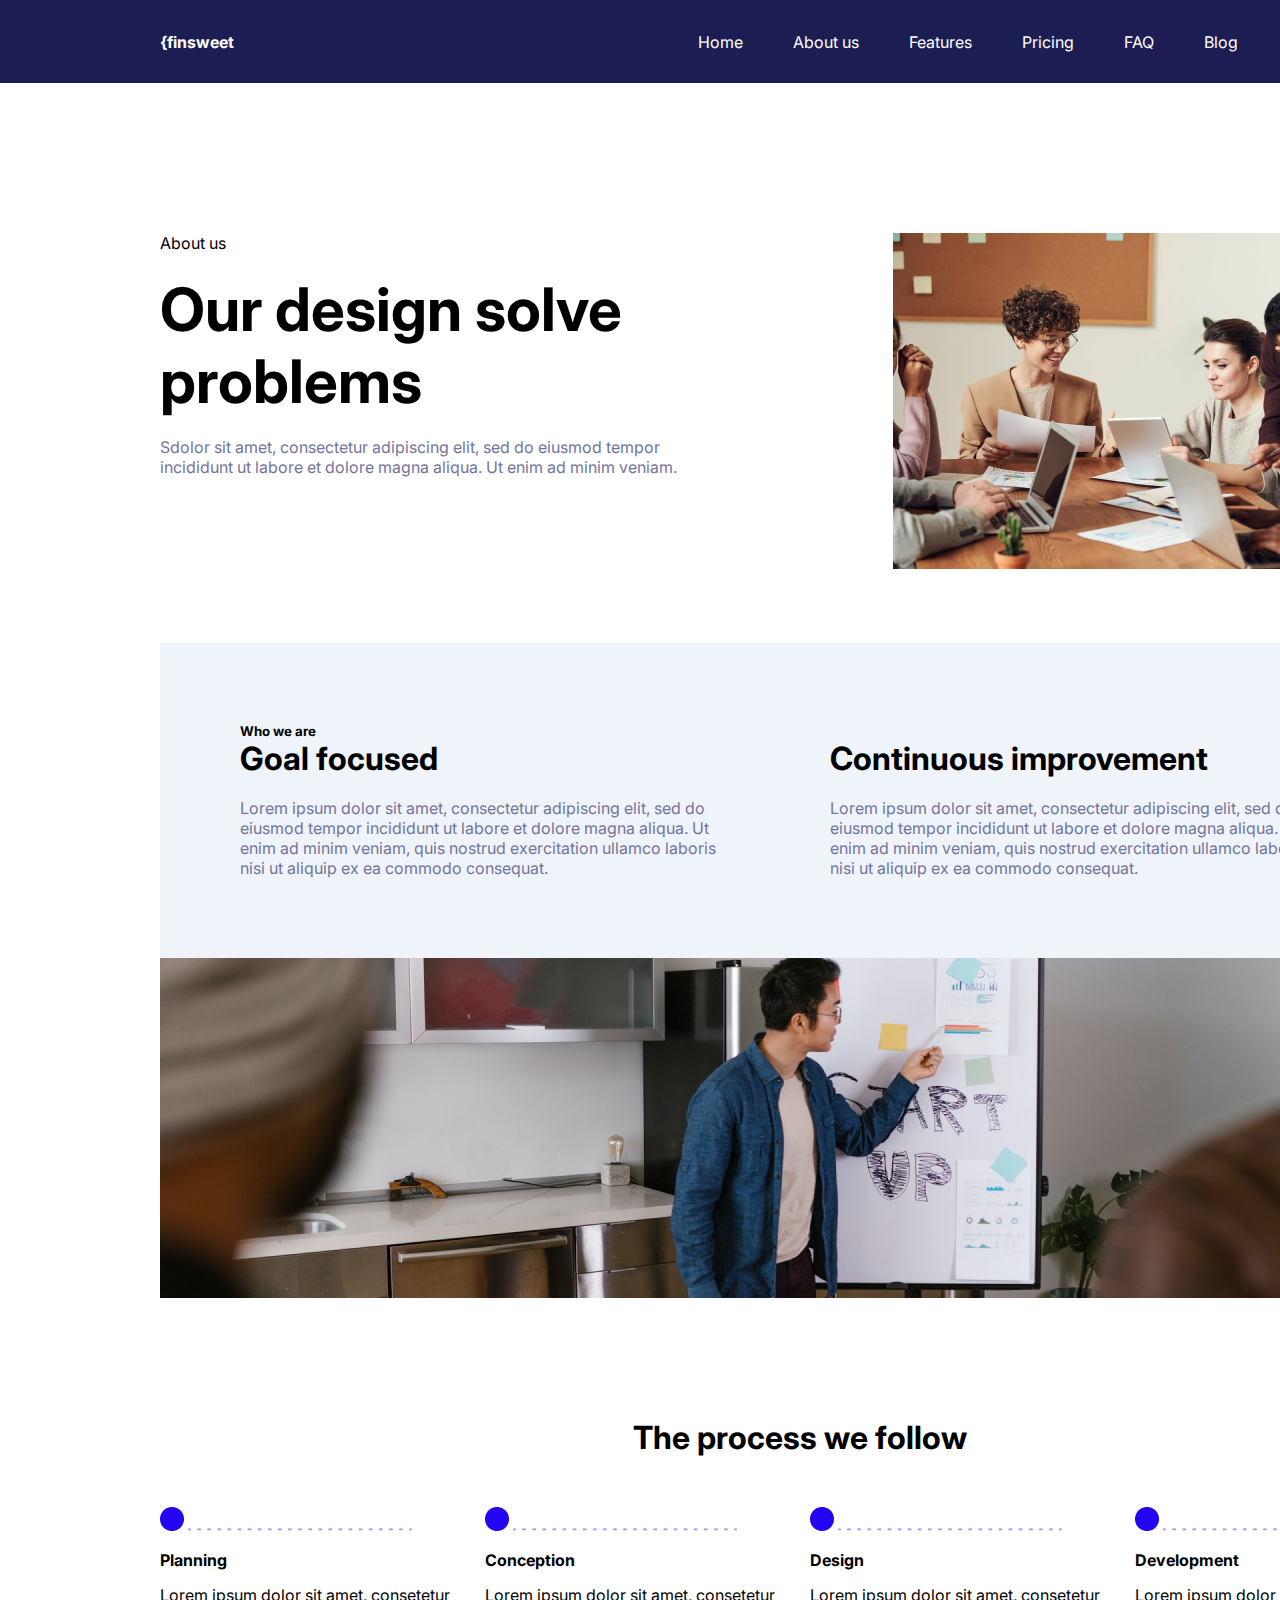
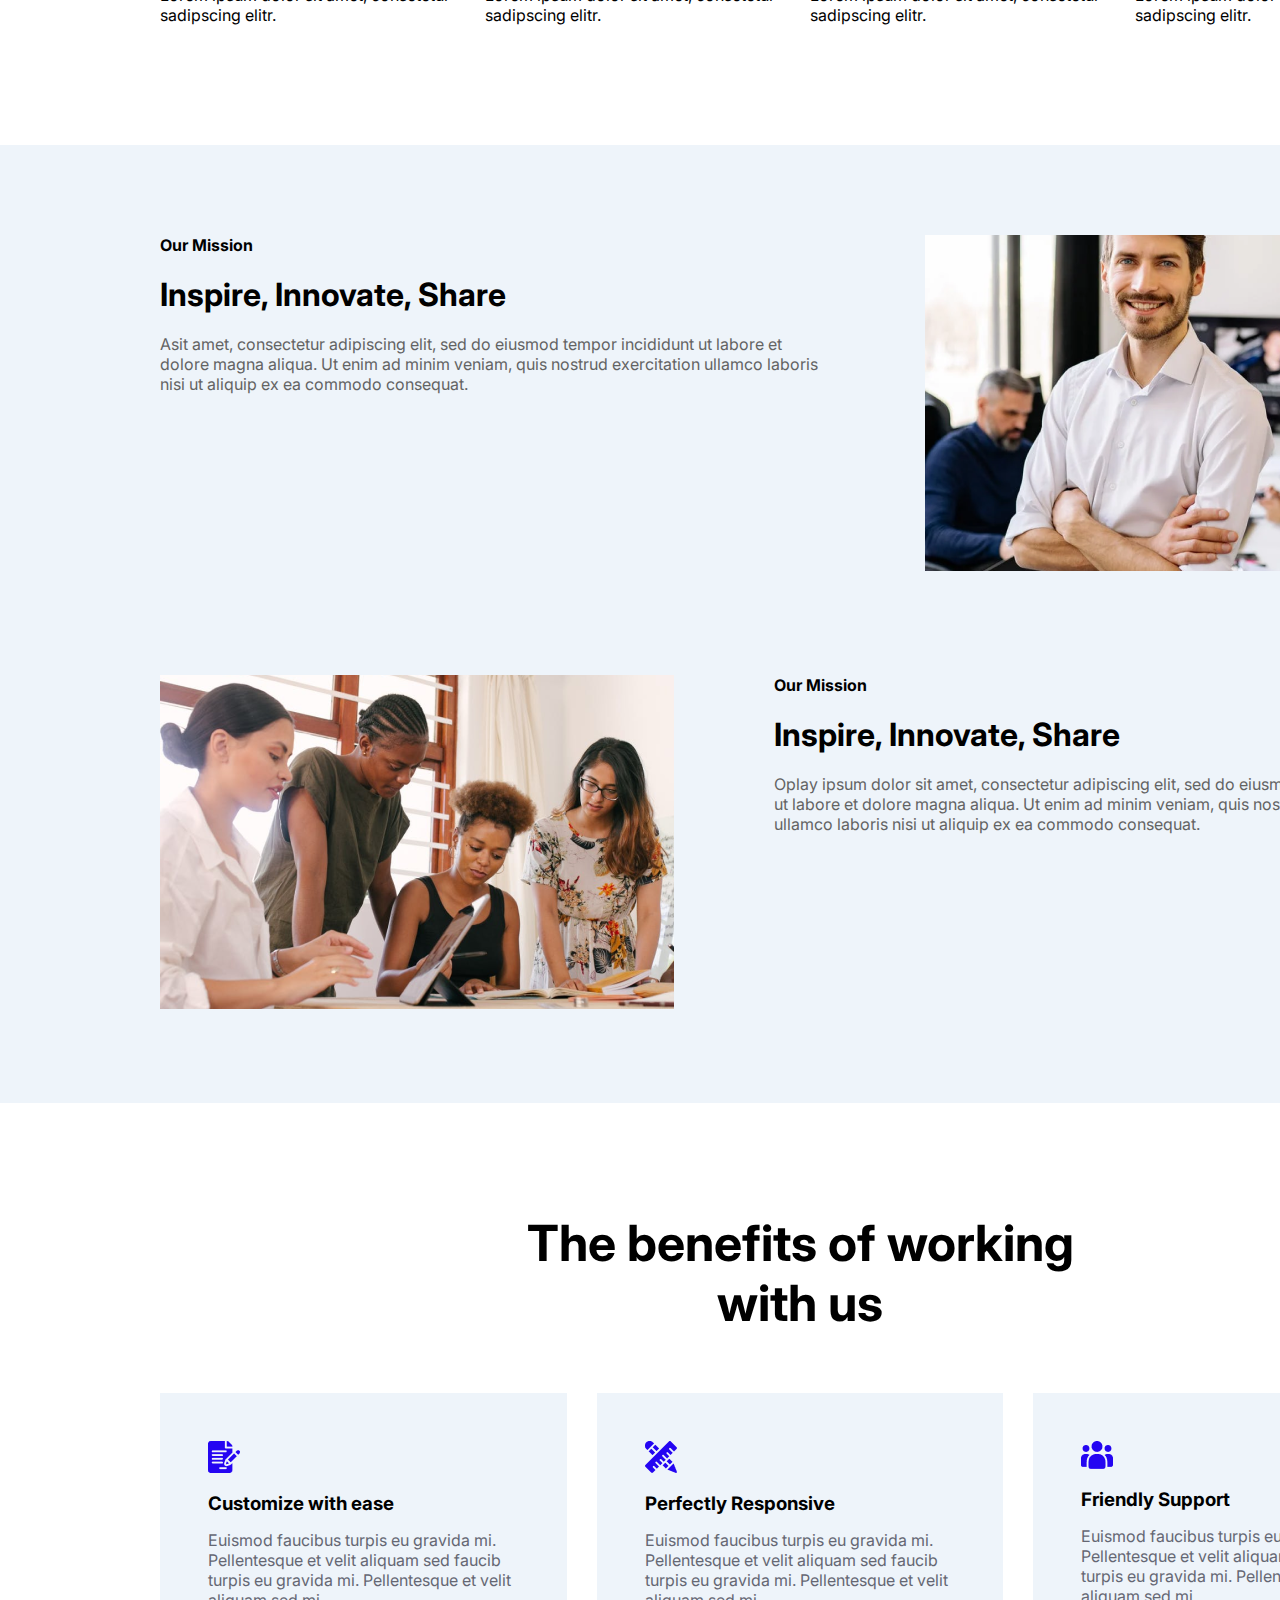
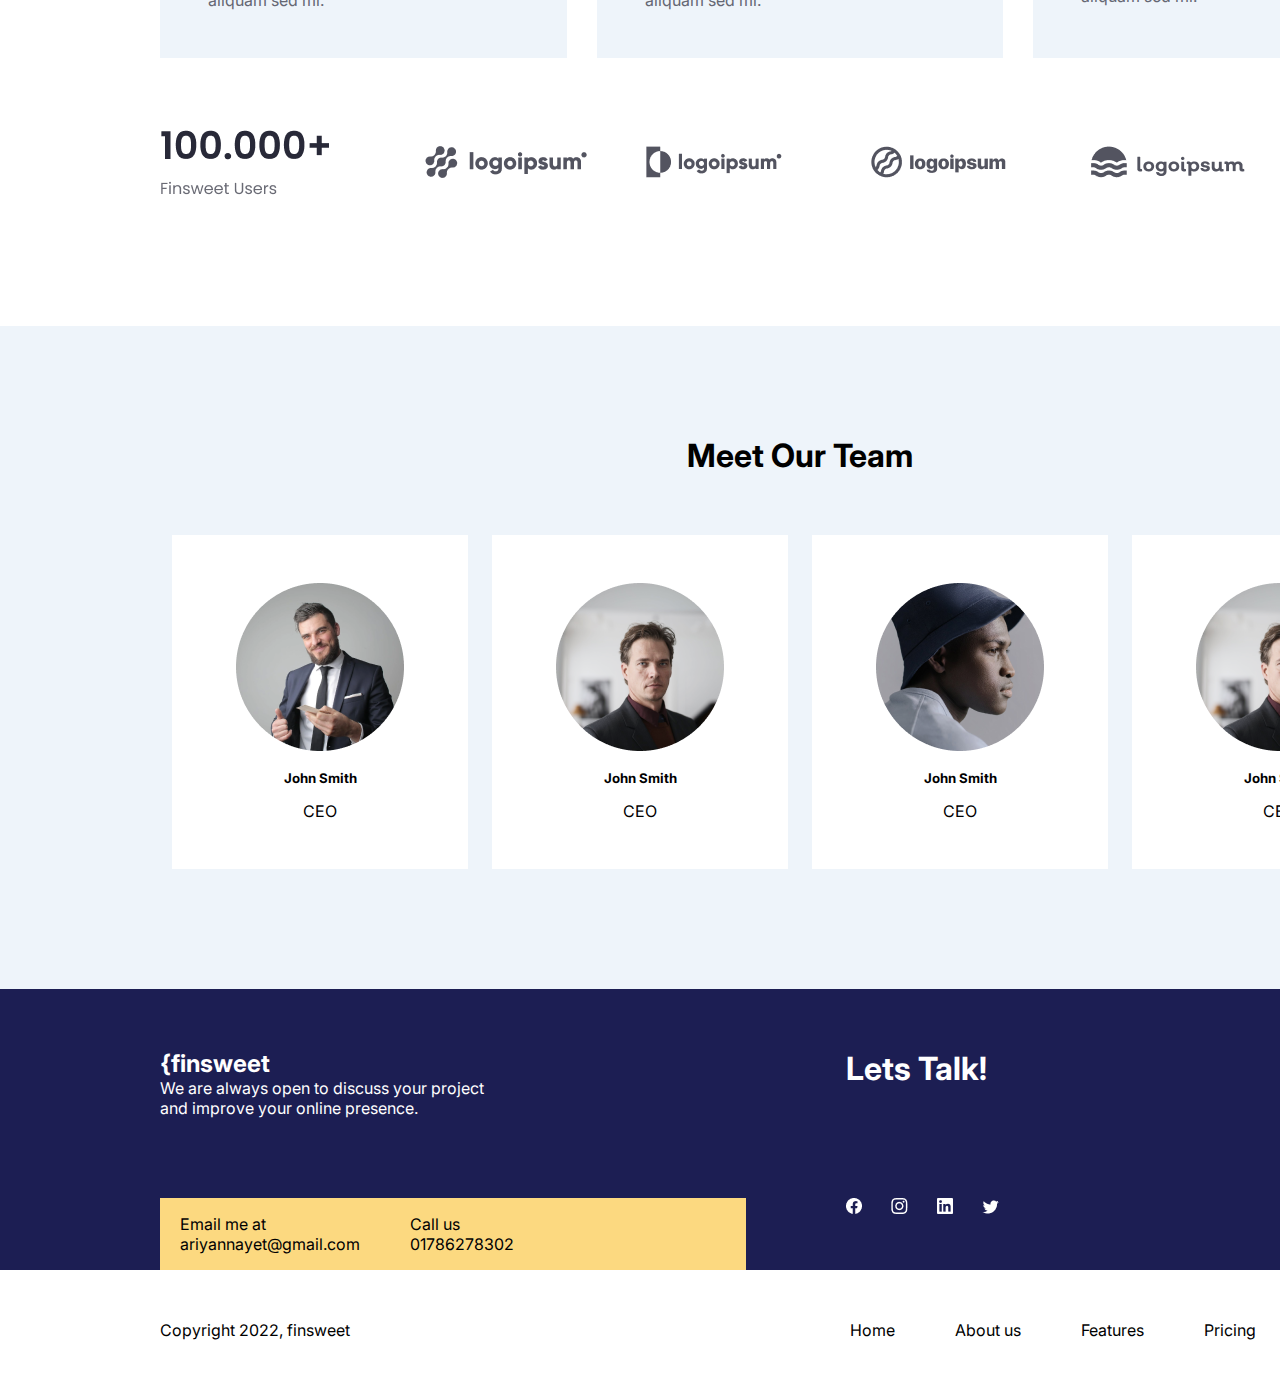
<file: about.html>
<!DOCTYPE html>
<html lang="en">

<head>
    <meta charset="UTF-8">
    <meta name="viewport" content="width=device-width, initial-scale=1.0">
    <title>About us</title>
    <link rel="stylesheet" href="styles/about.css">
    <!-- font style -->
    <link rel="preconnect" href="https://fonts.googleapis.com">
    <link rel="preconnect" href="https://fonts.gstatic.com" crossorigin>
    <link
        href="https://fonts.googleapis.com/css2?family=Inter:ital,opsz,wght@0,14..32,100..900;1,14..32,100..900&display=swap"
        rel="stylesheet">
</head>

<body class="inter">
    <main class="main">
        <!-- navbar container start -->
        <div class="navbar-container">
            <div class="navbar">
                <h4>{finsweet</h4>
                <div class="navbar-link">
                    <div><a target="_blank" href="home.html">Home</a></div>
                    <div><a href="">About us</a></div>
                    <div><a target="_blank" href="featues.html">Features</a></div>
                    <div><a href="">Pricing</a></div>
                    <div><a target="_blank" href="pricing.html">FAQ</a></div>
                    <div><a href="">Blog</a></div>
                    <button class="navbar-contact">Contact Us</button>
                </div>

            </div>
        </div>
        <!-- navbar container end -->
        <!-- Design solve start -->
        <div class="design-solve-container">
            <div class="design-solve-text">
                <p>About us</p>
                <h1 class="design-title">
                    Our design solve <br> problems
                </h1>
                <p class="design-details">
                    Sdolor sit amet, consectetur adipiscing elit, sed do eiusmod tempor incididunt ut labore et dolore
                    magna aliqua. Ut enim ad minim veniam.
                </p>
            </div>
            <div class="design-solve-img">
                <img src="images/group.png" alt="">
            </div>
        </div>
        <!-- Design solve end -->
        <!-- Goal focus start -->
        <div class="goal-container">
            <div class="goal-sub-container">
                <h5>Who we are</h5>
            <div class="goal">
                <div class="goal-text-one">
                    <h1>Goal focused</h1>
                    <p class="design-details">Lorem ipsum dolor sit amet, consectetur adipiscing elit, sed do eiusmod
                        tempor incididunt ut labore et dolore magna aliqua. Ut enim ad minim veniam, quis nostrud
                        exercitation ullamco laboris nisi ut aliquip ex ea commodo consequat.</p>
                </div>
                <div class="goal-text-two">
                    <h1>Continuous improvement</h1>
                    <p class="design-details">Lorem ipsum dolor sit amet, consectetur adipiscing elit, sed do eiusmod
                        tempor incididunt ut labore et dolore magna aliqua. Ut enim ad minim veniam, quis nostrud
                        exercitation ullamco laboris nisi ut aliquip ex ea commodo consequat.</p>
                </div>
            </div>
            </div>
            

        </div>
        <div class="man-pic-div"><img class="man-pic" src="images/man.png" alt=""></div>
        <!-- Goal focus end -->

        <!-- Our process start -->
        <div class="process">
            <h1>The process we follow</h1>
            <div class="process-all">
                <div class="process-one">
                    <img src="images/Circle.png" alt="">
                    <img src="images/Line Indicator.png" alt="">
                    <h4>Planning</h4>
                    <p>Lorem ipsum dolor sit amet, consetetur sadipscing elitr.</p>
                </div>
                <div class="process-one">
                    <img src="images/Circle.png" alt="">
                    <img src="images/Line Indicator.png" alt="">
                    <h4>Conception</h4>
                    <p>Lorem ipsum dolor sit amet, consetetur sadipscing elitr.</p>
                </div>
                <div class="process-one">
                    <img src="images/Circle.png" alt="">
                    <img src="images/Line Indicator.png" alt="">
                    <h4>Design</h4>
                    <p>Lorem ipsum dolor sit amet, consetetur sadipscing elitr.</p>
                </div>
                <div class="process-one">
                    <img src="images/Circle.png" alt="">
                    <img src="images/Line Indicator.png" alt="">
                    <h4>Development</h4>
                    <p>Lorem ipsum dolor sit amet, consetetur sadipscing elitr.</p>
                </div>
            </div>

        </div>
        <!-- Our process end -->

        <!-- Inspire Start -->
        <div class="inspire-container">
            <div class="inspire-sub-container">
                <div class="inspire-one">
                    <div>

                        <h4 class="ispire-sub-tile">Our Mission</h4>
                        <h1 class="inspire-title">Inspire, Innovate, Share</h1>
                        <p class="inspire-details">Asit amet, consectetur adipiscing elit, sed do eiusmod tempor
                            incididunt ut
                            labore et dolore magna aliqua. Ut enim ad minim veniam, quis nostrud exercitation ullamco
                            laboris nisi ut aliquip ex ea commodo consequat.</p>
                    </div>
                    <div>

                        <img src="images/man-stand.png" alt="">
                    </div>
                </div>
                <div class="inspire-two">
                    <div>

                        <h4>Our Mission</h4>
                        <h1 class="inspire-title">Inspire, Innovate, Share</h1>
                        <p class="inspire-details">Oplay ipsum dolor sit amet, consectetur adipiscing elit, sed do
                            eiusmod tempor incididunt ut
                            labore et dolore magna aliqua. Ut enim ad minim veniam, quis nostrud exercitation ullamco
                            laboris nisi ut aliquip ex ea commodo consequat.</p>
                    </div>
                    <div>

                        <img src="images/gril stand.png" alt="">
                    </div>
                </div>

            </div>
        </div>
        <!-- Inspire End -->
        <!-- Benefit start -->
        <div class="benefit-container">
            <div class="benefit-text">
                <h1 class="benefit-text-title">The benefits of working <br> with us
                </h1>
            </div>
            <div class="benefit-all">
                <div class="benefit-sub-1">
                    <div><img src="images/Icon -about.png" alt=""></div>
                    <h3 class="benefit-sub-title">Customize with ease</h3>
                    <p class="problem-sub-details">Euismod faucibus turpis eu gravida mi. Pellentesque et velit
                        aliquam sed faucib turpis eu gravida
                        mi. Pellentesque et velit aliquam sed mi. </p>
                </div>
                <div class="benefit-sub-1">
                    <div><img src="images/icon-about-2.png" alt=""></div>
                    <h3 class="benefit-sub-title">Perfectly Responsive</h3>
                    <p class="problem-sub-details">Euismod faucibus turpis eu gravida mi. Pellentesque et velit
                        aliquam sed faucib turpis eu gravida
                        mi. Pellentesque et velit aliquam sed mi. </p>
                </div>
                <div class="benefit-sub-1">
                    <div><img src="images/icon-about-3.png" alt=""></div>
                    <h3 class="benefit-sub-title">Friendly Support</h3>
                    <p class="problem-sub-details">Euismod faucibus turpis eu gravida mi. Pellentesque et velit
                        aliquam sed faucib turpis eu gravida
                        mi. Pellentesque et velit aliquam sed mi. </p>
                </div>
            </div>
            <div class="benefit-img">
                <img src="images/Logo Section.png" alt="">
            </div>
        </div>

        <!-- Benefit end -->

        <!-- Our Team start -->
        <div class="team-container">
            <div class="team-sub-container">
                <h1 class="team-title">Meet Our Team</h1>
                <div class="team-members">
                    <div class="team-member">
                        <img src="images/man-logo-1.png" alt="">
                        <h5>John Smith</h5>
                        <p>CEO</p>
                    </div>
                    <div class="team-member">
                        <img src="images/man-logo-2.png" alt="">
                        <h5>John Smith</h5>
                        <p>CEO</p>
                    </div>
                    <div class="team-member">
                        <img src="images/man-logo-3.png" alt="">
                        <h5>John Smith</h5>
                        <p>CEO</p>
                    </div>
                    <div class="team-member">
                        <img src="images/man-logo-2.png" alt="">
                        <h5>John Smith</h5>
                        <p>CEO</p>
                    </div>
                </div>
            </div>
        </div>

        <!-- Our Team End -->

        <div class="footer">
            <div class="footer-sub-container">
                <div class="footer-text">
                    <div class="footer-company">
                        <h2>{finsweet</h2>
                        <p class="footer-company-details">We are always open to discuss your project and improve your online presence.</p>
                        <div class="contacts">
                            <div class="email">
                                <p>Email me at </p>
                                <p>ariyannayet@gmail.com</p>
                            </div>
                            <div class="phone">
                                <p>Call us</p>
                                <p>01786278302</p>
                            </div>
                        </div>
                    </div>
                    <div class="lets-talk">
                        <h1>Lets Talk!</h1>
                        <div class="social-media">
                            <img class="social-icon" src="images/facebook.png" alt="">
                            <img class="social-icon" src="images/insta.png" alt="">
                            <img class="social-icon" src="images/linkdin.png" alt="">
                            <img class="social-icon" src="images/Vector.png" alt="">
                        </div>
                    </div>
                </div> 
            </div>
        </div>
        <!-- Copyright start -->
         <div class="copyright">
            <p>Copyright 2022, finsweet</p>
            <div class="copyright-home">
                <p>Home</p>
                <p>About us</p>
                <p>Features</p> 
                <p>Pricing</p>
                <p>FAQ</p>
                <p>Blog</p>
            </div>
         </div>
        <!-- Copyright end -->
    </main>
</body>

</html>
</file>
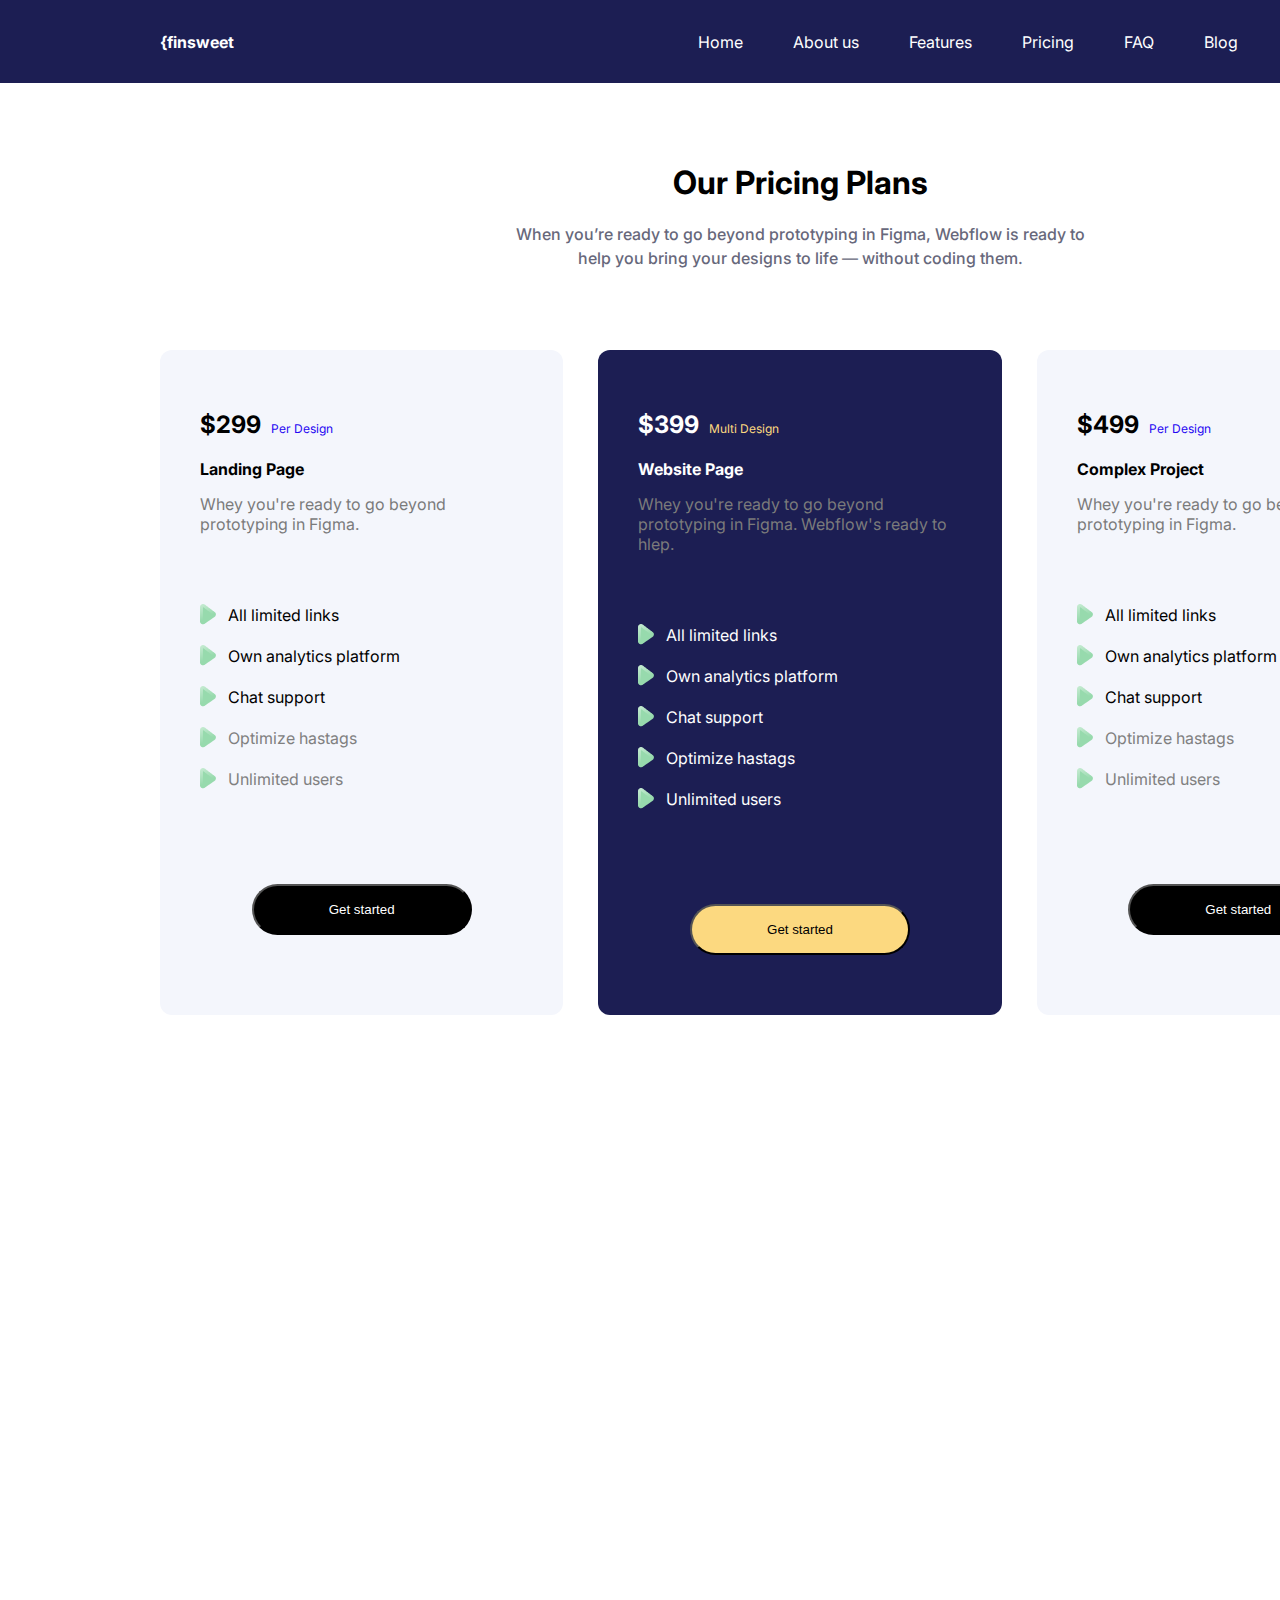
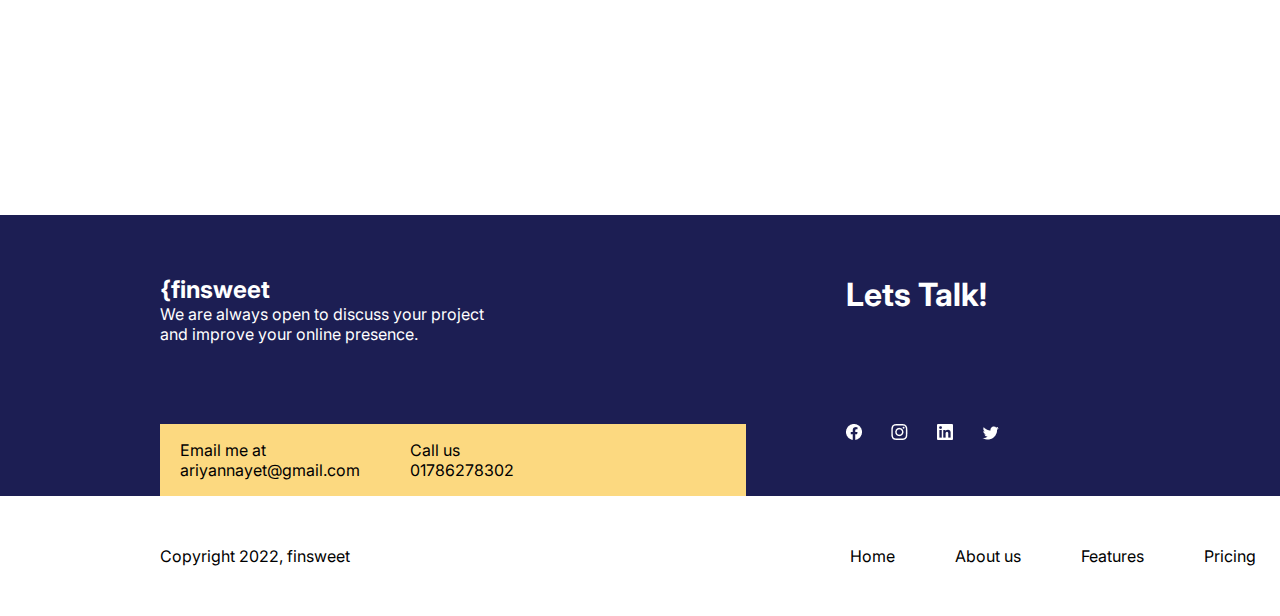
<file: pricing.html>
<!DOCTYPE html>
<html lang="en">

<head>
    <meta charset="UTF-8">
    <meta name="viewport" content="width=device-width, initial-scale=1.0">
    <title>Pricing</title>
    <link rel="stylesheet" href="styles/pricing.css">
    <!-- font style -->
    <link rel="preconnect" href="https://fonts.googleapis.com">
    <link rel="preconnect" href="https://fonts.gstatic.com" crossorigin>
    <link
        href="https://fonts.googleapis.com/css2?family=Inter:ital,opsz,wght@0,14..32,100..900;1,14..32,100..900&display=swap"
        rel="stylesheet">
</head>
<body class="inter">
    <main class="main">
        <!-- navbar container start -->
        <div class="navbar-container">
            <div class="navbar">
                <h4>{finsweet</h4>
                <div class="navbar-link">
                    <div><a target="_blank" href="home.html">Home</a></div>
                    <div><a target="_blank" href="about.html">About us</a></div>
                    <div><a href="featues.html">Features</a></div>
                    <div><a href="">Pricing</a></div>
                    <div><a href="">FAQ</a></div>
                    <div><a href="">Blog</a></div>
                    <button class="navbar-contact">Contact Us</button>
                </div>

            </div>
        </div>
        <!-- navbar container end -->

        <!-- Our pricing plan start -->

        <div class="pricing-plans-container">
            <div class="pricing-plans-title-container">
                <h1 class="pricing-title">
                    Our Pricing Plans
                </h1>
                <p class="pricing-details">When you’re ready to go beyond prototyping in Figma, Webflow is ready to help you bring your designs to life — without coding them.</p>
            </div>
            <div class="pricing-list-container">
                <div class="pricing-list-1">
                    <div class="pricing-list-1-text">
                        <h2>$299 <span>Per Design</span> </h2>
                        <h4>Landing Page</h4>
                        <p>Whey you're ready to go beyond prototyping in Figma.</p>
                    </div>
                    <div class="pricing-list-1-notes">
                        
                        <div class="arrow"><img src="images/arrow.png" alt=""> <p>All limited links</p></div>
                        <div class="arrow"><img src="images/arrow.png" alt=""> <p>Own analytics platform</p></div>
                        <div class="arrow"><img src="images/arrow.png" alt=""> <p>Chat support</p></div>
                        <div class="arrow-gray"><img src="images/arrow.png" alt=""> <p>Optimize hastags</p></div>
                        <div class="arrow-gray"><img src="images/arrow.png" alt=""> <p>Unlimited users</p></div>
                    </div>
                    <div class="btn">

                        <button>Get started</button>
                    </div>

                </div>
                <div class="pricing-list-2">
                    <div class="pricing-list-1-text">
                        <h2>$399 <span>Multi Design</span> </h2>
                        <h4>Website Page</h4>
                        <p>Whey you're ready to go beyond prototyping in Figma. Webflow's ready to hlep.</p>
                    </div> 
                    <div class="pricing-list-1-notes">
                        
                        <div class="arrow"><img src="images/arrow.png" alt=""> <p>All limited links</p></div>
                        <div class="arrow"><img src="images/arrow.png" alt=""> <p>Own analytics platform</p></div>
                        <div class="arrow"><img src="images/arrow.png" alt=""> <p>Chat support</p></div>
                        <div class="arrow"><img src="images/arrow.png" alt=""> <p>Optimize hastags</p></div>
                        <div class="arrow"><img src="images/arrow.png" alt=""> <p>Unlimited users</p></div>
                    </div>
                    <div class="btn">

                        <button>Get started</button>
                    </div>

                </div>
                <div class="pricing-list-1">
                    <div class="pricing-list-1-text">
                        <h2>$499 <span>Per Design</span> </h2>
                        <h4>Complex Project</h4>
                        <p>Whey you're ready to go beyond prototyping in Figma.</p>
                    </div>
                    <div class="pricing-list-1-notes">
                        
                        <div class="arrow"><img src="images/arrow.png" alt=""> <p>All limited links</p></div>
                        <div class="arrow"><img src="images/arrow.png" alt=""> <p>Own analytics platform</p></div>
                        <div class="arrow"><img src="images/arrow.png" alt=""> <p>Chat support</p></div>
                        <div class="arrow-gray"><img src="images/arrow.png" alt=""> <p>Optimize hastags</p></div>
                        <div class="arrow-gray"><img src="images/arrow.png" alt=""> <p>Unlimited users</p></div>
                    </div>
                    <div class="btn">

                        <button>Get started</button>
                    </div>

                </div>
            </div>
        </div>
        <!-- Our pricing plan end -->
          <!-- footer start -->
         
        <div class="footer">
            <div class="footer-sub-container">
                <div class="footer-text">
                    <div class="footer-company">
                        <h2>{finsweet</h2>
                        <p class="footer-company-details">We are always open to discuss your project and improve your online presence.</p>
                        <div class="contacts">
                            <div class="email">
                                <p>Email me at </p>
                                <p>ariyannayet@gmail.com</p>
                            </div>
                            <div class="phone">
                                <p>Call us</p>
                                <p>01786278302</p>
                            </div>
                        </div>
                    </div>
                    <div class="lets-talk">
                        <h1>Lets Talk!</h1>
                        <div class="social-media">
                            <img class="social-icon" src="images/facebook.png" alt="">
                            <img class="social-icon" src="images/insta.png" alt="">
                            <img class="social-icon" src="images/linkdin.png" alt="">
                            <img class="social-icon" src="images/Vector.png" alt="">
                        </div>
                    </div>
                </div> 
            </div>
        </div>
        <!-- footer end -->
        <!-- Copyright start -->
         <div class="copyright">
            <p>Copyright 2022, finsweet</p>
            <div class="copyright-home">
                <p>Home</p>
                <p>About us</p>
                <p>Features</p> 
                <p>Pricing</p>
                <p>FAQ</p>
                <p>Blog</p>
            </div>
         </div>
        <!-- Copyright end -->

</body>
</html>
</file>
<file: styles/about.css>
* {
    margin: 0;
}

.inter {
    font-family: "Inter", serif;
    font-optical-sizing: auto;
    font-weight: 400;
    font-style: normal;
}

.main {
    width: 1600px;
    margin: 0 auto;
}

.navbar-container {
    background-color: #1C1E53;
}

.navbar {
    color: white;
    width: 1280px;
    margin: 0 auto;
    display: flex;
    align-items: center;
    justify-content: space-between;
    padding: 15px;
}

.navbar-link {
    display: flex;
    gap: 50px;
    align-items: center;
}

.navbar-link div a {
    text-decoration: none;
    color: white;
}

.navbar-contact {
    background-color: transparent;
    color: white;
    border: 3px solid rgba(244, 246, 252, 0.2);
    padding: 16px 40px;
    border-radius: 41px;
}

/* design-solve-container */
.design-solve-container {
    display: flex;
    padding-top: 150px;
    padding-bottom: 70px;
    gap: 140px;
    width: 1280px;
    margin: 0 auto;
}

.design-title {
    font-size: 60px;
    padding-top: 20px
}

.design-details {
    color: #74759a;
    width: 90%;
    padding-top: 20px;
}

.goal-container {
    background-color: #EEF4FA;
    width: 1280px;
    margin: 0 auto;
}
.goal-sub-container{
    padding: 80px;  
}
.goal {
    display: flex;
    gap: 60px;
}
.man-pic-div {
    width: 1280px;
    height: 340px;
    margin: 0 auto;
}
.man-pic {
    width: 100%;
    height: 100%;
    object-fit: cover;
}

/* Our process start */
.process {
    padding: 120px 0px;
    text-align: center;
    width: 1280px;
    margin: 0 auto;

}

.process-all {
    display: flex;
    text-align: left;
    padding-top: 50px;
    gap: 20px;
}

.process-one>h4 {
    padding: 15px 0;
}

/* Our process end */

/* Inspire start */
.inspire-container {
    background-color: #EEF4FA;
}

.inspire-sub-container {
    width: 1280px;
    margin: 0 auto;
    padding: 90px 0px;
}

.inspire-one {
    display: flex;
    gap: 100px;
}

.inspire-two {
    display: flex;
    flex-direction: row-reverse;
    gap: 100px;
    padding-top: 100px;
}

.inspire-title {
    padding: 20px 0px;
}

.inspire-details {
    color: rgb(99, 99, 99);
}

/* Inspire end */

/* Benefit start */
.benefit-container{
    width: 1280px;
    margin: 0 auto;
}
.benefit-text-title {
    font-size: 50px;
    padding: 110px 0px 60px 0px;
    text-align: center;
}

.benefit-all {
    display: flex;
    gap: 30px;
}

.benefit-sub-title {
    padding: 15px 0px;

}

.benefit-sub-1 {
    padding: 48px;
    background-color: rgb(238, 244, 250)
}

.problem-sub-details {
    color: rgb(101, 103, 115);
}

.benefit-img {
    padding: 60px 0px 120px 0px;
}
.benefit-img{
    width: 100%;
}
/* Benefit end */

/* Team start  */
.team-container{
    background-color: #EEF4FA;
    padding: 110px 0px 60px 0px;
}
.team-sub-container{
    width: 1280px;
    margin: 0 auto;
}
.team-title{
    text-align: center;
}
.team-members{
    display: flex;
    justify-content: space-around;
    padding: 60px 0px;
}
.team-member{
    text-align: center;
    background-color: white;
    padding: 48px 64px ;
}
.team-member h5{
    padding: 15px;
}
/* Team end  */

/* Footer start */
.footer{
    background-color:#1C1E53 ;
}
.footer-sub-container{
    width: 1280px;
    margin: 0 auto;
    color: rgb(255, 255, 255);
}
.footer-text{
    display: flex;
    gap: 100px;
    padding-top: 60px;
}
.footer-company-details{
    width: 60%;
    padding-bottom: 80px;
}
.contacts{
    display: flex;
    padding: 16px 130px 16px 20px;
    background-color: #FCD980;
    color: black;
    gap: 50px;
}

.social-icon{
    padding-right: 25px;
    padding-top: 110px;
}
.copyright{
    width: 1280px;
    margin: 0 auto;
    display: flex;
    justify-content: space-between;
    padding: 50px 0;
}
.copyright-home{
    display: flex;
    gap: 60px;
}
/* Footer end */
</file>
<file: styles/pricing.css>
* {
    margin: 0;
}

.inter {
    font-family: "Inter", serif;
    font-optical-sizing: auto;
    font-weight: 400;
    font-style: normal;
}

.main {
    width: 1600px;
    margin: 0 auto;
}

.navbar-container {
    background-color: #1C1E53;
}

.navbar {
    color: white;
    width: 1280px;
    margin: 0 auto;
    display: flex;
    align-items: center;
    justify-content: space-between;
    padding: 15px;
}

.navbar-link {
    display: flex;
    gap: 50px;
    align-items: center;
}

.navbar-link div a {
    text-decoration: none;
    color: white;
}

.navbar-contact {
    background-color: transparent;
    color: white;
    border: 3px solid rgba(244, 246, 252, 0.2);
    padding: 16px 40px;
    border-radius: 41px;
}

/* Our pricing plan start */

.pricing-plans-container{
    width: 1280px;
    margin: 0 auto;

}
.pricing-plans-title-container{
    text-align: center;
    width: 45%;
    margin: 0 auto;
    padding: 80px 0px;
}
.pricing-title{
    padding-bottom: 20px;
}
.pricing-details{
    color: rgb(103, 104, 123);
    font-weight: 500;
    line-height: 1.5;
}
.pricing-list-container{
    display: flex;
    gap: 35px;
}
.pricing-list-1{
    background-color: rgba(244, 246, 252, 1);
    padding: 60px 40px;
    border-radius: 12px;
    flex: 1;
}
.pricing-list-1-text h2{
    padding-bottom: 20px;
}
.pricing-list-1-text h2 span{
    color: rgba(36, 5, 242, 1);
    font-weight: 400;
    font-size: 12px;
    padding: 0px 0px 0px 5px;
    /* margin: 0px 0px 50px 5px; */

}

.pricing-list-1-text h4{
    padding-bottom: 15px;
}
.pricing-list-1-text p{
    color:  rgb(123, 123, 123);
}
.pricing-list-1-notes{
    padding-top: 70px;
}
.arrow{
    display: flex;
    gap: 12px;
    padding-bottom: 20px;
    align-items: center;

}
.arrow-gray{
    display: flex;
    gap: 12px;
    padding-bottom: 20px;
    align-items: center;
    color: gray;
}
.pricing-list-1 button{
    padding: 16px 75px;
    color: white;
    border-radius: 35px;
    background-color: black;
}

.pricing-list-2{
    background-color: #1C1E53;
    padding: 60px 40px;
    border-radius: 12px;
    color: white;
    flex: 1;
}
.pricing-list-2 h2 span{
    color: #FCD980;
}
.pricing-list-2 button{
    background-color: #FCD980;
    padding: 16px 75px;
    border-radius: 35px;
}
.btn{
    padding-top: 75px;
    text-align: center;
}
/* Our pricing plan end */

/* Footer start */

.footer{
    background-color:#1C1E53 ;
    margin-top: 800px;
}
.footer-sub-container{
    width: 1280px;
    margin: 0 auto;
    color: rgb(255, 255, 255);
}
.footer-text{
    display: flex;
    gap: 100px;
    padding-top: 60px;
}
.footer-company-details{
    width: 60%;
    padding-bottom: 80px;
}
.contacts{
    display: flex;
    padding: 16px 130px 16px 20px;
    background-color: #FCD980;
    color: black;
    gap: 50px;
}

.social-icon{
    padding-right: 25px;
    padding-top: 110px;
}
.copyright{
    width: 1280px;
    margin: 0 auto;
    display: flex;
    justify-content: space-between;
    padding: 50px 0;
}
.copyright-home{
    display: flex;
    gap: 60px;
}

/* Footer end */
</file>
